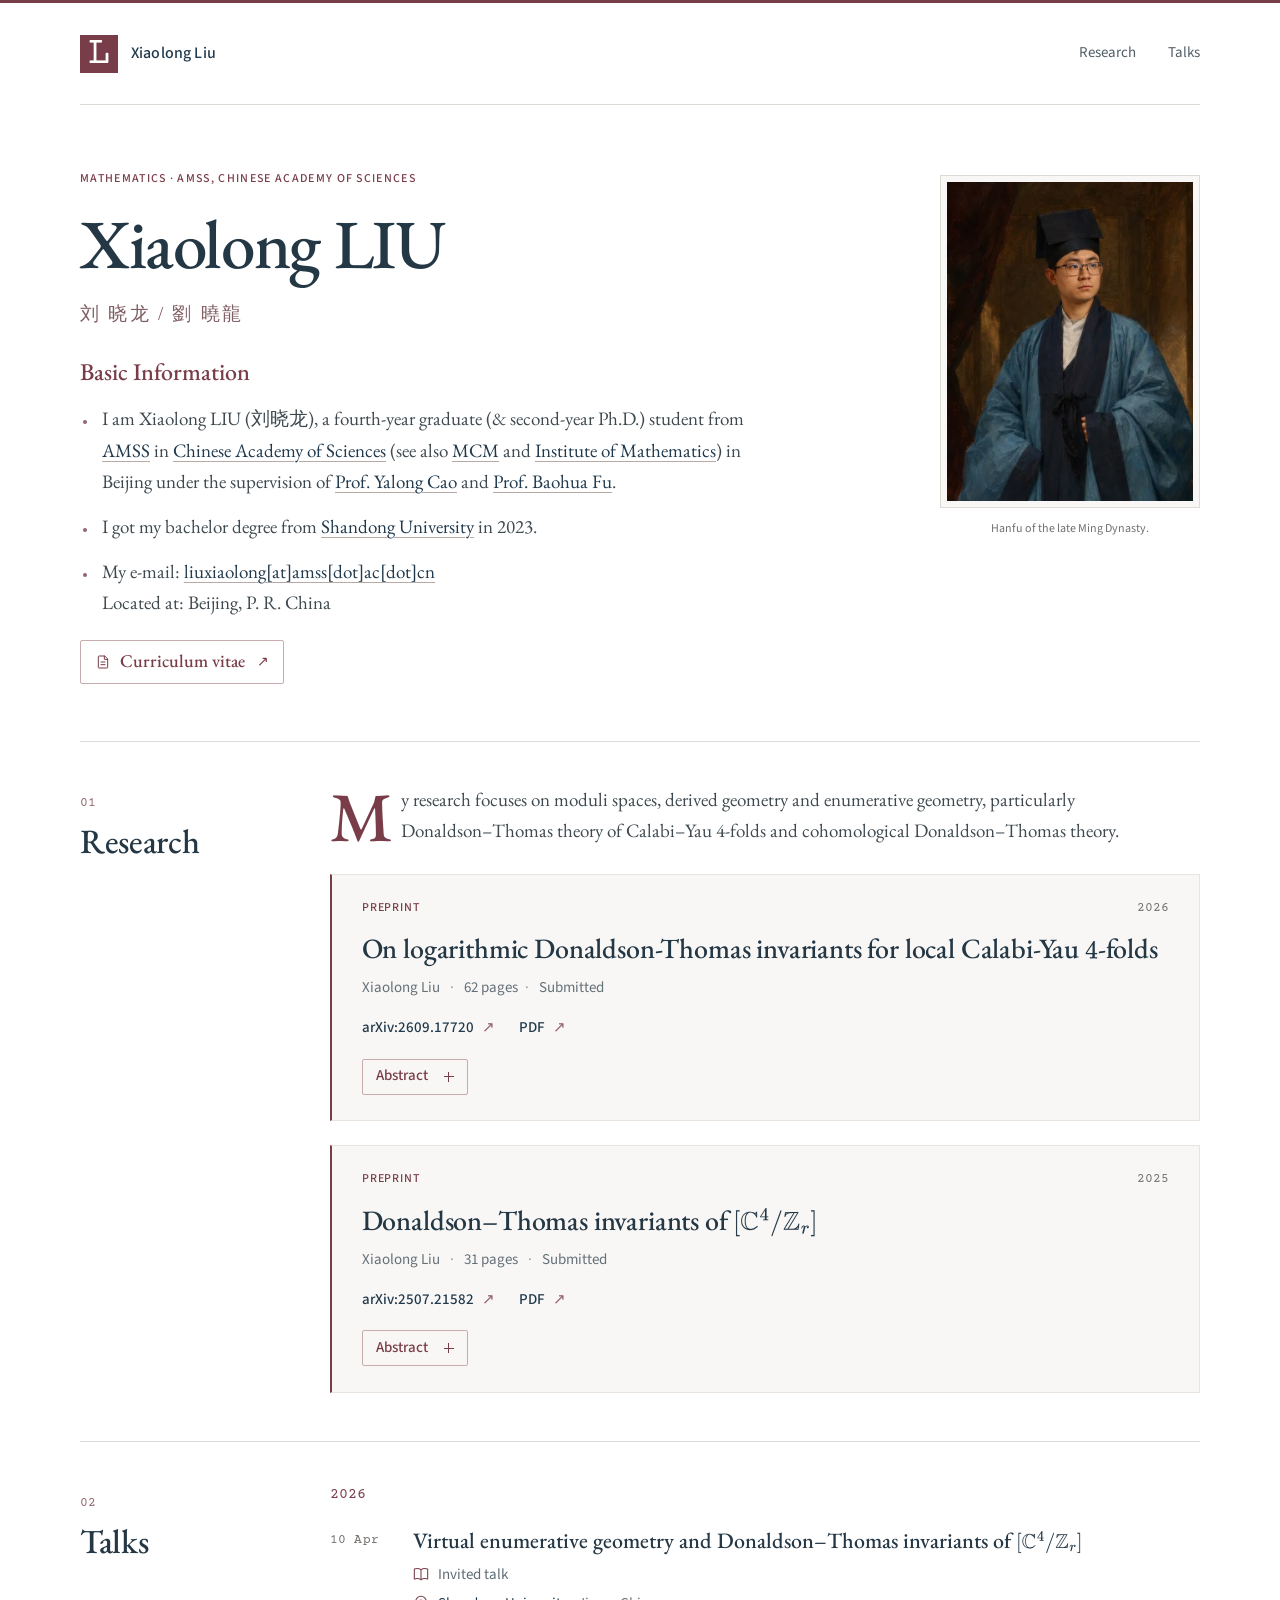
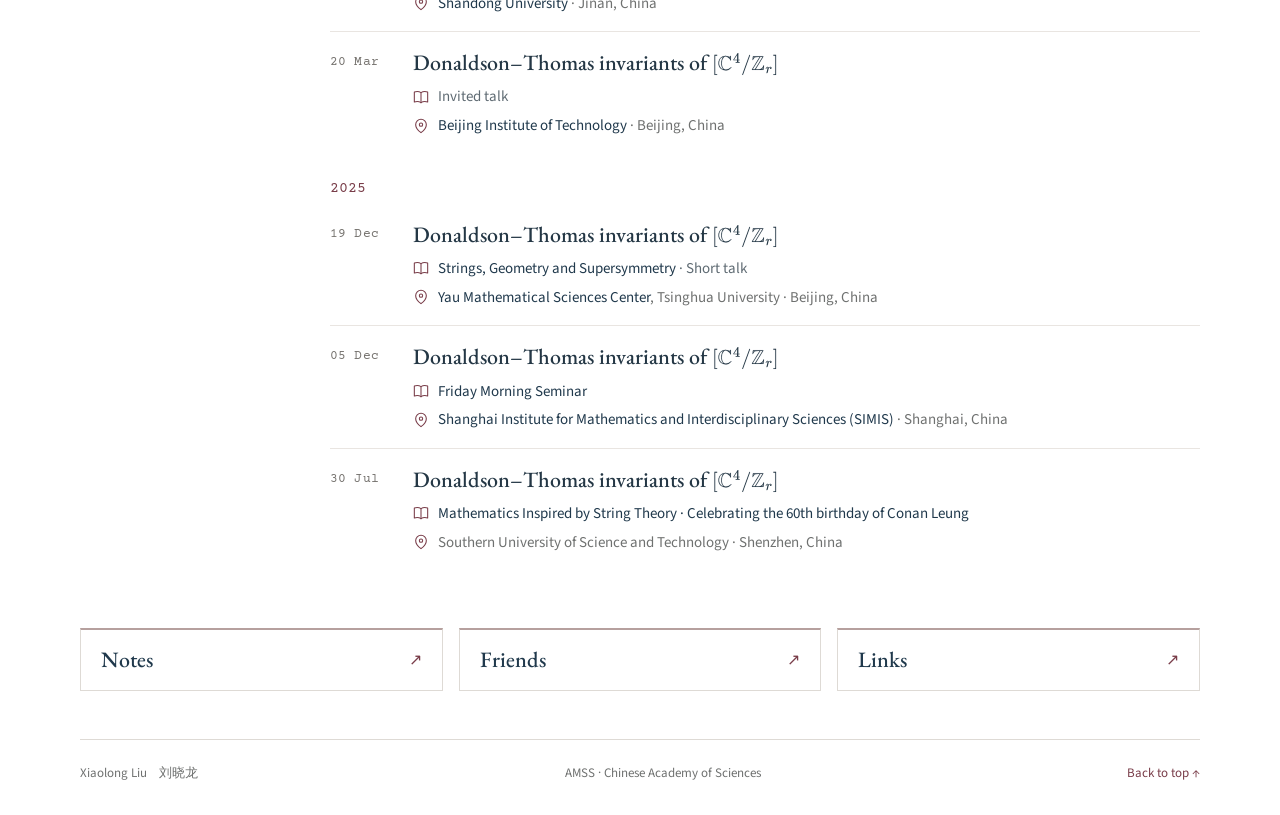
<file: index.html>
<!doctype html>
<html lang="en">
  <head>
    <meta charset="utf-8">
    <meta name="viewport" content="width=device-width, initial-scale=1">
    <title>Xiaolong Liu (刘晓龙) | Algebraic Geometry · AMSS</title>
    <meta name="description" content="Xiaolong Liu (刘晓龙), Ph.D. student in mathematics at AMSS, Chinese Academy of Sciences. Research in algebraic geometry, moduli spaces and Donaldson–Thomas theory.">
    <meta name="author" content="Xiaolong Liu">
    <meta name="robots" content="index, follow, max-snippet:-1">
    <meta name="theme-color" content="#793d49">
    <link rel="icon" type="image/svg+xml" href="assets/favicon.svg">
    <link rel="preload" href="assets/fonts/eb-garamond-latin.woff2" as="font" type="font/woff2" crossorigin>
    <link rel="stylesheet" href="assets/style.css">
    <meta property="og:type" content="profile">
    <meta property="og:title" content="Xiaolong Liu (刘晓龙) | Mathematics">
    <meta property="og:description" content="Algebraic geometry, moduli spaces and Donaldson–Thomas theory. Ph.D. student at AMSS, Chinese Academy of Sciences.">
    <meta property="og:locale" content="en_US">
    <script src="assets/mathjax-config.js" defer></script>
    <script src="assets/mathjax.js" defer></script>
  </head>

  <body>

    <!-- ===== 页眉：姓名标志与导航 ===== -->
    <a class="skip-link" href="#main">Skip to content</a>

    <header class="masthead wrap">
      <a class="brand" href="#main" aria-label="Xiaolong Liu, home">
        <span class="monogram" aria-hidden="true">L</span>
        <span>Xiaolong Liu</span>
      </a>
      <nav aria-label="Main navigation">
        <a href="#research">Research</a>
        <a href="#talks">Talks</a>
      </nav>
    </header>

    <main id="main" class="wrap">
      <!-- ===== 基本信息：修改下面的正文即可 ===== -->
      <section class="intro" aria-labelledby="name">
        <div class="intro-main">
          <p class="eyebrow">Mathematics · AMSS, Chinese Academy of Sciences</p>
          <h1 id="name">
            Xiaolong LIU
            <span lang="zh-Hans">刘 晓龙 / 劉 曉龍</span>
          </h1>

          <h2 class="basic-heading">Basic Information</h2>
          <div class="biography">
            <ul class="basic-list">
              <li>
                I am Xiaolong LIU (<span lang="zh-Hans">刘晓龙</span>),
                a fourth-year graduate (&amp; second-year Ph.D.) student from
                <a href="http://english.amss.cas.cn/">AMSS</a> in
                <a href="https://english.cas.cn/">Chinese Academy of Sciences</a>
                (see also <a href="http://www.mcm.ac.cn/">MCM</a> and
                <a href="http://www.math.ac.cn/">Institute of Mathematics</a>)
                in Beijing under the supervision of
                <a href="https://sites.google.com/site/yalongcaoshomepage/home">Prof. Yalong Cao</a>
                and <a href="http://www.math.ac.cn/people/fbh/">Prof. Baohua Fu</a>.
              </li>
              <li>
                I got my bachelor degree from
                <a href="https://www.en.sdu.edu.cn/">Shandong University</a> in 2023.
              </li>
              <li>
                My e-mail:
                <a href="mailto:liuxiaolong@amss.ac.cn">liuxiaolong[at]amss[dot]ac[dot]cn</a><br>
                Located at: Beijing, P. R. China
              </li>
            </ul>
          </div>
          <!-- CV：更换简历时，只需修改下面的 href 链接 -->
          <div class="profile-actions">
            <a
              class="cv-link"
              href="https://drive.google.com/file/d/1YJgGOvTqei8W9YBlSk36Aj-Fu6GzZJAK/view?usp=sharing"
              target="_blank"
              rel="noopener noreferrer"
              aria-label="Curriculum vitae (opens in a new tab)"
            >
              <svg class="cv-icon" viewBox="0 0 24 24" aria-hidden="true">
                <path d="M14 3H6a1 1 0 0 0-1 1v16a1 1 0 0 0 1 1h12a1 1 0 0 0 1-1V8Z"></path>
                <path d="M14 3v5h5M9 12h6M9 16h6"></path>
              </svg>
              <span>Curriculum vitae</span>
              <span class="cv-arrow" aria-hidden="true">↗</span>
            </a>
          </div>
        </div>

        <!-- 照片及说明 -->
        <figure class="portrait">
          <img
            src="assets/xiaolong-liu.jpg"
            alt="Xiaolong Liu wearing late Ming dynasty hanfu"
            width="590"
            height="765"
            fetchpriority="high"
          >
          <figcaption>Hanfu of the late Ming Dynasty.</figcaption>
        </figure>
      </section>

      <!-- ===== Research：每篇论文是一个独立的 article 区块 ===== -->
      <section id="research" class="section" aria-labelledby="research-title">
        <div class="section-label">
          <span class="section-number">01</span>
          <h2 id="research-title">Research</h2>
        </div>

        <div class="section-body">
          <p class="section-intro">
            My research focuses on moduli spaces, derived geometry and enumerative geometry,
            particularly Donaldson–Thomas theory of Calabi–Yau 4-folds and cohomological
            Donaldson–Thomas theory.
          </p>

          <!-- 论文 1：arXiv:2609.17720 -->
          <article class="paper">
            <div class="paper-meta">
              <span>Preprint</span>
              <span>2026</span>
            </div>

            <!-- 论文标题 -->
            <h3>On logarithmic Donaldson-Thomas invariants for local Calabi-Yau $4$-folds</h3>
            <p class="byline">Xiaolong Liu <span class="byline-separator">·</span> 62 pages<span class="byline-separator">·</span> Submitted</p>

            <!-- arXiv 和 PDF 地址 -->
            <div class="paper-actions">
              <a href="https://arxiv.org/abs/2609.17720">
                arXiv:2609.17720 <span aria-hidden="true">↗</span>
              </a>
              <a href="https://arxiv.org/pdf/2609.17720">
                PDF <span aria-hidden="true">↗</span>
              </a>
            </div>

            <!-- 摘要：支持 TeX 公式 -->
            <details class="abstract">
              <summary>
                <span class="abstract-closed">Abstract</span>
                <span class="abstract-open">Hide abstract</span>
                <span class="toggle-symbol" aria-hidden="true"></span>
              </summary>
              <div class="abstract-content">
                <p>
                  In this paper, we study logarithmic Donaldson-Thomas invariants for local log Calabi-Yau
                  $4$-folds with simple normal crossing divisors. Using the family version of shifted
                  Lagrangian classes announced by Khan-Kinjo-Park-Safronov, we construct relative and family
                  logarithmic $\mathsf{DT}_4$-theories for logarithmic Hilbert schemes of curves, and prove a
                  degeneration formula.
                </p>
                <p>
                  For logarithmic Hilbert schemes of points, we construct virtual classes and prove a
                  degeneration formula in Chow groups; in particular, it is independent of shifted Lagrangian
                  classes. Finally, combining our degeneration formula with logarithmic cobordism, we
                  explicitly compute the zero-dimensional logarithmic $\mathsf{DT}_4$-invariants for local
                  surface snc pairs.
                </p>
              </div>
            </details>

          </article>

          <!-- 论文 2：arXiv:2507.21582 -->
          <article class="paper">
            <div class="paper-meta">
              <span>Preprint</span>
              <span>2025</span>
            </div>

            <!-- 论文标题 -->
            <h3>Donaldson–Thomas invariants of \([\mathbb{C}^4/\mathbb{Z}_r]\)</h3>
            <p class="byline">Xiaolong Liu <span class="byline-separator">·</span> 31 pages <span class="byline-separator">·</span> Submitted</p>

            <!-- arXiv 和 PDF 地址 -->
            <div class="paper-actions">
              <a href="https://arxiv.org/abs/2507.21582">
                arXiv:2507.21582 <span aria-hidden="true">↗</span>
              </a>
              <a href="https://arxiv.org/pdf/2507.21582">
                PDF <span aria-hidden="true">↗</span>
              </a>
            </div>

            <!-- 摘要：支持 TeX 公式 -->
            <details class="abstract">
              <summary>
                <span class="abstract-closed">Abstract</span>
                <span class="abstract-open">Hide abstract</span>
                <span class="toggle-symbol" aria-hidden="true"></span>
              </summary>
              <div class="abstract-content">
                <p>
                  We compute the zero-dimensional Donaldson-Thomas invariants of the quotient stack
                  $[\mathbb{C}^4/\mathbb{Z}_r]$, confirming a conjecture of Cao-Kool-Monavari. Our main
                  theorem is established through an orbifold analogue of Cao-Zhao-Zhou's degeneration formula
                  combined with the zero-dimensional Donaldson-Thomas invariants for
                  $\widetilde{\mathbb C^2/\mathbb Z_r}\times\mathbb{C}^2$ and an explicit determination of
                  orientations of Hilbert schemes of points on $[\mathbb{C}^4/\mathbb{Z}_r]$.
                </p>
              </div>
            </details>

          </article>

        </div>
      </section>

      <!-- ===== Talks：按年份、日期倒序排列 ===== -->
      <!--
        新增报告：复制同一年中的整个 <li> ... </li> 区块，再修改：
        1. time 的 datetime（YYYY-MM-DD）和显示日期；
        2. h4 中的报告标题；
        3. talk-event 中的会议／研讨班名称及链接；
        4. talk-location 中的学校／研究所名称、城市和国家。
        图标无需修改。没有专门活动名称时，会议行填写 Invited talk。
      -->
      <section id="talks" class="section" aria-labelledby="talks-title">
        <div class="section-label">
          <span class="section-number">02</span>
          <h2 id="talks-title">Talks</h2>
        </div>

        <div class="section-body">
          <h3 class="year-heading">2026</h3>
          <ol class="talk-list">

            <!-- 报告：2026-04-10 -->
            <li>
              <!-- 第一行：日期和报告标题 -->
              <time datetime="2026-04-10">10 Apr</time>
              <div>
                <h4>Virtual enumerative geometry and Donaldson–Thomas invariants of \([\mathbb{C}^4/\mathbb{Z}_r]\)</h4>

                <!-- 第二行：会议／研讨班名称 -->
                <p class="talk-event">
                  <svg class="talk-icon" aria-hidden="true"><use href="#icon-book"></use></svg>
                  <span>
                    Invited talk
                  </span>
                </p>

                <!-- 第三行：学校／研究所 · 城市, 国家 -->
                <p class="talk-location">
                  <svg class="talk-icon" aria-hidden="true"><use href="#icon-location"></use></svg>
                  <span>
                    <a href="https://www.en.sdu.edu.cn/">Shandong University</a> · Jinan, China
                  </span>
                </p>
              </div>
            </li>

            <!-- 报告：2026-03-20 -->
            <li>
              <!-- 第一行：日期和报告标题 -->
              <time datetime="2026-03-20">20 Mar</time>
              <div>
                <h4>Donaldson–Thomas invariants of \([\mathbb{C}^4/\mathbb{Z}_r]\)</h4>

                <!-- 第二行：会议／研讨班名称 -->
                <p class="talk-event">
                  <svg class="talk-icon" aria-hidden="true"><use href="#icon-book"></use></svg>
                  <span>
                    Invited talk
                  </span>
                </p>

                <!-- 第三行：学校／研究所 · 城市, 国家 -->
                <p class="talk-location">
                  <svg class="talk-icon" aria-hidden="true"><use href="#icon-location"></use></svg>
                  <span>
                    <a href="https://www.bit.edu.cn/">Beijing Institute of Technology</a> · Beijing, China
                  </span>
                </p>
              </div>
            </li>
          </ol>

          <h3 class="year-heading">2025</h3>
          <ol class="talk-list">

            <!-- 报告：2025-12-19 -->
            <li>
              <!-- 第一行：日期和报告标题 -->
              <time datetime="2025-12-19">19 Dec</time>
              <div>
                <h4>Donaldson–Thomas invariants of \([\mathbb{C}^4/\mathbb{Z}_r]\)</h4>

                <!-- 第二行：会议／研讨班名称 -->
                <p class="talk-event">
                  <svg class="talk-icon" aria-hidden="true"><use href="#icon-book"></use></svg>
                  <span>
                    <a href="https://sites.google.com/view/stringsgeometrysusy2025/home">Strings, Geometry and
                    Supersymmetry</a> · Short talk
                  </span>
                </p>

                <!-- 第三行：学校／研究所 · 城市, 国家 -->
                <p class="talk-location">
                  <svg class="talk-icon" aria-hidden="true"><use href="#icon-location"></use></svg>
                  <span>
                     <a href="https://ymsc.tsinghua.edu.cn/en/">Yau Mathematical Sciences Center</a>, Tsinghua University · Beijing, China
                  </span>
                </p>
              </div>
            </li>

            <!-- 报告：2025-12-05 -->
            <li>
              <!-- 第一行：日期和报告标题 -->
              <time datetime="2025-12-05">05 Dec</time>
              <div>
                <h4>Donaldson–Thomas invariants of \([\mathbb{C}^4/\mathbb{Z}_r]\)</h4>

                <!-- 第二行：会议／研讨班名称 -->
                <p class="talk-event">
                  <svg class="talk-icon" aria-hidden="true"><use href="#icon-book"></use></svg>
                  <span>
                    <a href="https://www.math.columbia.edu/~okounkov/Friday.html">Friday Morning Seminar</a>
                  </span>
                </p>

                <!-- 第三行：学校／研究所 · 城市, 国家 -->
                <p class="talk-location">
                  <svg class="talk-icon" aria-hidden="true"><use href="#icon-location"></use></svg>
                  <span>
                    <a href="https://www.simis.cn/">Shanghai Institute for Mathematics and Interdisciplinary
                    Sciences (SIMIS)</a> · Shanghai, China
                  </span>
                </p>
              </div>
            </li>

            <!-- 报告：2025-07-30 -->
            <li>
              <!-- 第一行：日期和报告标题 -->
              <time datetime="2025-07-30">30 Jul</time>
              <div>
                <h4>Donaldson–Thomas invariants of \([\mathbb{C}^4/\mathbb{Z}_r]\)</h4>

                <!-- 第二行：会议／研讨班名称 -->
                <p class="talk-event">
                  <svg class="talk-icon" aria-hidden="true"><use href="#icon-book"></use></svg>
                  <span>
                    <a
                    href="https://sites.google.com/view/mist-shenzhen-2025/general-information?authuser=0">Mathematics
                    Inspired by String Theory · Celebrating the 60th birthday of Conan Leung</a>
                  </span>
                </p>

                <!-- 第三行：学校／研究所 · 城市, 国家 -->
                <p class="talk-location">
                  <svg class="talk-icon" aria-hidden="true"><use href="#icon-location"></use></svg>
                  <span>
                    Southern University of Science and Technology · Shenzhen, China
                  </span>
                </p>
              </div>
            </li>
          </ol>

        </div>
      </section>

      <!-- ===== 页底入口：独立页面 ===== -->
      <nav class="bottom-nav" aria-label="More pages">
        <a href="notes/">Notes<span aria-hidden="true">↗</span></a>
        <a href="friends/">Friends<span aria-hidden="true">↗</span></a>
        <a href="links/">Links<span aria-hidden="true">↗</span></a>
      </nav>
    </main>

    <footer class="footer wrap">
      <p>Xiaolong Liu <span lang="zh-Hans">刘晓龙</span></p>
      <p>AMSS · Chinese Academy of Sciences</p>
      <a href="#main">Back to top ↑</a>
    </footer>

    <!-- ===== 图标定义：书本、地图定位针，通常无需修改 ===== -->
    <svg class="icon-definitions" xmlns="http://www.w3.org/2000/svg" aria-hidden="true">
      <symbol id="icon-book" viewBox="0 0 24 24">
        <path d="M12 5.5C9 3.5 5.5 3.5 2 4.5v15c3.5-1 7-1 10 1 3-2 6.5-2 10-1v-15c-3.5-1-7-1-10 1Z"></path>
        <path d="M12 5.5v15"></path>
      </symbol>
      <symbol id="icon-location" viewBox="0 0 24 24">
        <path d="M20 10c0 6-8 12-8 12S4 16 4 10a8 8 0 1 1 16 0Z"></path>
        <circle cx="12" cy="10" r="2.5"></circle>
      </symbol>
    </svg>

    <!--
      ===== 搜索引擎信息 =====
      修改论文标题、日期或摘要后，请同步下面对应论文的字段。
      仅修改 Talks 时，无需修改这部分。
    -->
    <script type="application/ld+json">
      {
        "@context": "https://schema.org",
        "@graph": [
          {
            "@type": "ProfilePage",
            "@id": "#webpage",
            "name": "Xiaolong Liu (刘晓龙) | Mathematics",
            "inLanguage": "en",
            "mainEntity": {
              "@id": "#person"
            }
          },
          {
            "@type": "Person",
            "@id": "#person",
            "name": "Xiaolong Liu",
            "alternateName": [
              "刘晓龙",
              "劉曉龍"
            ],
            "jobTitle": "Ph.D. student in mathematics",
            "affiliation": {
              "@type": "Organization",
              "name": "Academy of Mathematics and Systems Science, Chinese Academy of Sciences",
              "url": "https://english.amss.cas.cn/"
            },
            "alumniOf": {
              "@type": "CollegeOrUniversity",
              "name": "Shandong University"
            },
            "sameAs": [
              "https://sites.google.com/view/xiaolongliu-math/homepage"
            ],
            "knowsAbout": [
              "Algebraic geometry",
              "Moduli spaces",
              "Derived geometry",
              "Enumerative geometry",
              "Donaldson–Thomas theory"
            ]
          },
          {
            "@type": "ScholarlyArticle",
            "@id": "https://arxiv.org/abs/2507.21582",
            "name": "Donaldson-Thomas invariants of [ℂ⁴/ℤᵣ]",
            "url": "https://arxiv.org/abs/2507.21582",
            "author": {
              "@id": "#person"
            },
            "datePublished": "2025-07-29",
            "dateModified": "2026-09-09",
            "version": "3",
            "pagination": "31 pages",
            "identifier": "arXiv:2507.21582",
            "abstract": "We compute the zero-dimensional Donaldson-Thomas invariants of the quotient stack $[\\mathbb{C}^4/\\mathbb{Z}_r]$, confirming a conjecture of Cao-Kool-Monavari. Our main theorem is established through an orbifold analogue of Cao-Zhao-Zhou's degeneration formula combined with the zero-dimensional Donaldson-Thomas invariants for $\\widetilde{\\mathbb C^2/\\mathbb Z_r}\\times\\mathbb{C}^2$ and an explicit determination of orientations of Hilbert schemes of points on $[\\mathbb{C}^4/\\mathbb{Z}_r]$."
          },
          {
            "@type": "ScholarlyArticle",
            "@id": "https://arxiv.org/abs/2609.17720",
            "name": "On logarithmic Donaldson-Thomas invariants for local Calabi-Yau 4-folds",
            "url": "https://arxiv.org/abs/2609.17720",
            "author": {
              "@id": "#person"
            },
            "datePublished": "2026-09-17",
            "version": "1",
            "pagination": "62 pages",
            "identifier": "arXiv:2609.17720",
            "abstract": "In this paper, we study logarithmic Donaldson-Thomas invariants for local log Calabi-Yau $4$-folds with simple normal crossing divisors. Using the family version of shifted Lagrangian classes announced by Khan-Kinjo-Park-Safronov, we construct relative and family logarithmic $\\mathsf{DT}_4$-theories for logarithmic Hilbert schemes of curves, and prove a degeneration formula.\n\nFor logarithmic Hilbert schemes of points, we construct virtual classes and prove a degeneration formula in Chow groups; in particular, it is independent of shifted Lagrangian classes. Finally, combining our degeneration formula with logarithmic cobordism, we explicitly compute the zero-dimensional logarithmic $\\mathsf{DT}_4$-invariants for local surface snc pairs."
          }
        ]
      }
    </script>
  </body>
</html>
</file>
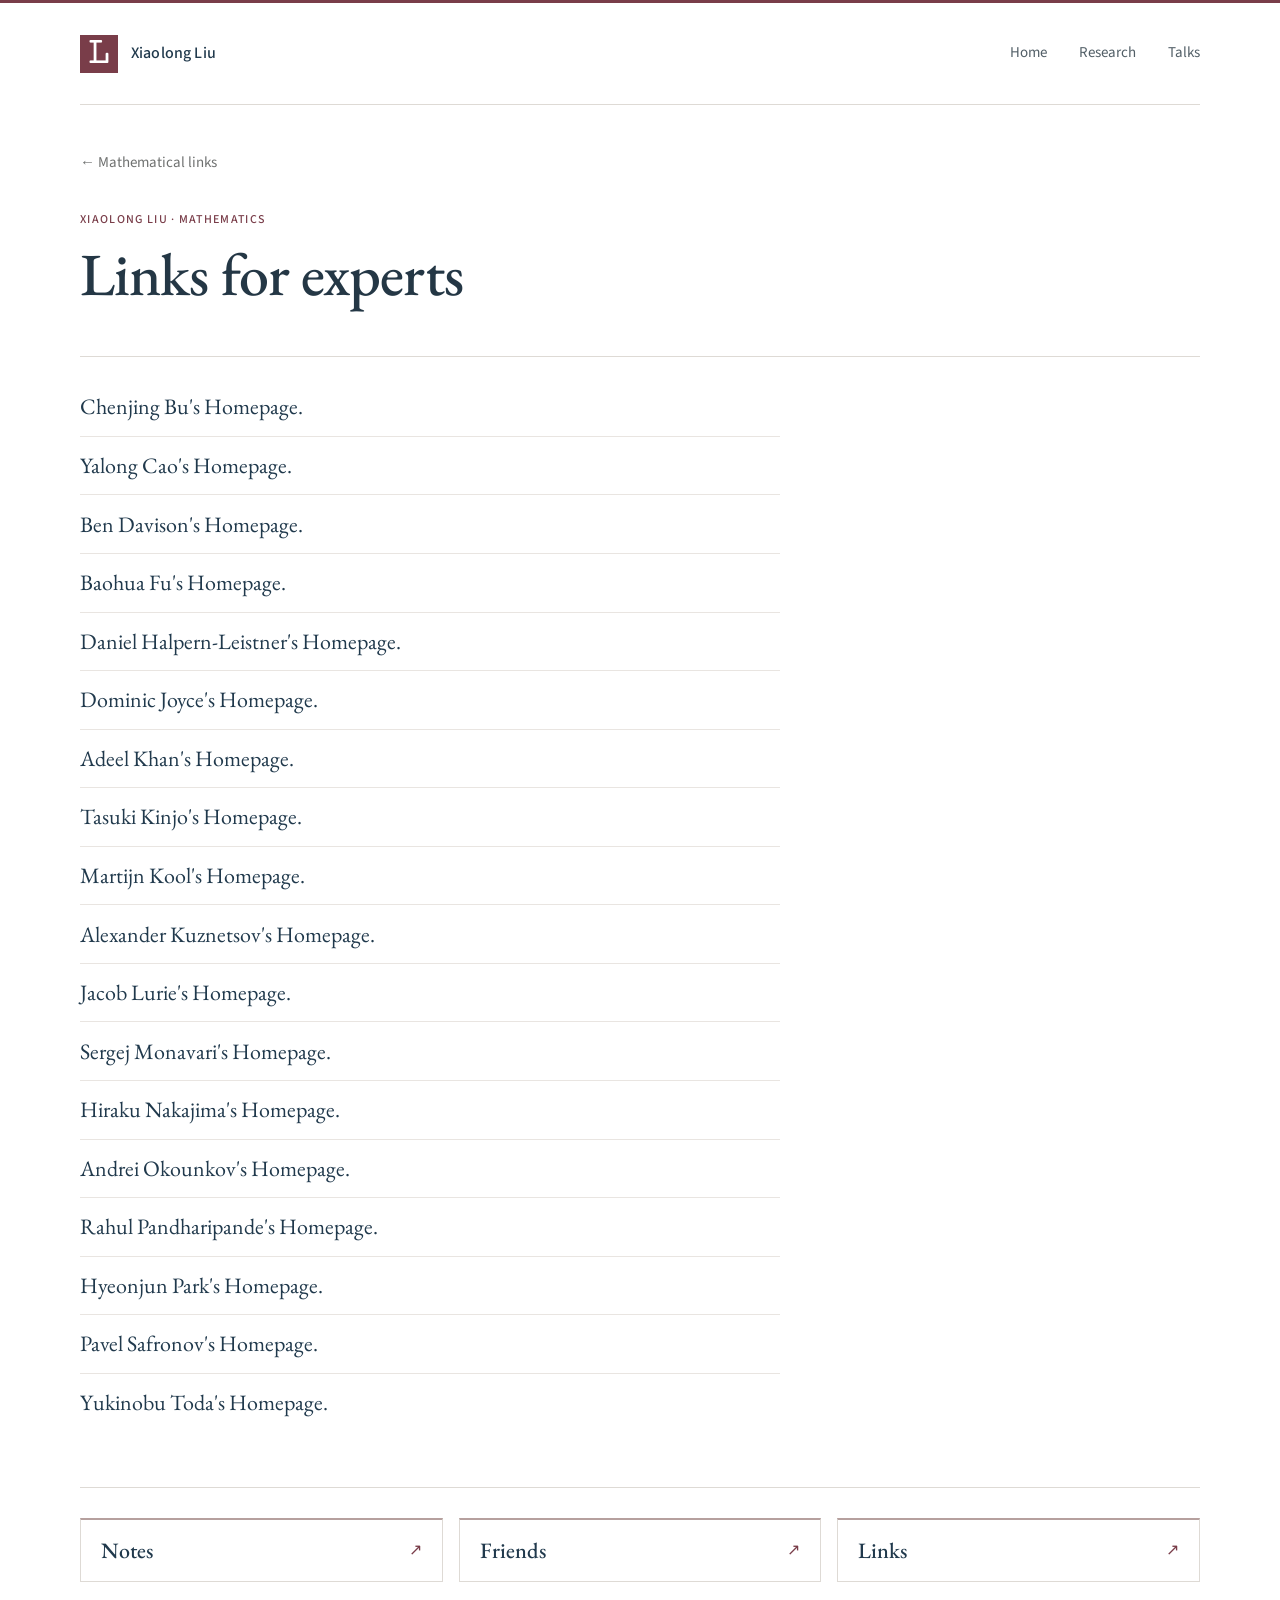
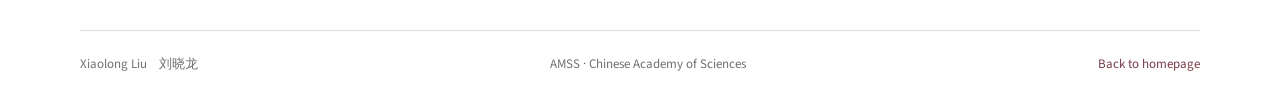
<file: experts/index.html>
<!doctype html>
<html lang="en">
<head>
<meta charset="utf-8">
<meta name="viewport" content="width=device-width, initial-scale=1">
<title>Links for experts | Xiaolong Liu</title>
<meta name="description" content="Links to mathematicians and research resources selected by Xiaolong Liu.">
<meta name="author" content="Xiaolong Liu">
<meta name="robots" content="index, follow, max-snippet:-1">
<meta name="theme-color" content="#793d49">
<link rel="icon" type="image/svg+xml" href="data:image/svg+xml,%3Csvg%20xmlns%3D%22http%3A%2F%2Fwww.w3.org%2F2000%2Fsvg%22%20viewBox%3D%220%200%2064%2064%22%3E%3Crect%20width%3D%2264%22%20height%3D%2264%22%20rx%3D%223%22%20fill%3D%22%23793d49%22%2F%3E%3Cpath%20fill%3D%22%23fff%22%20transform%3D%22translate%2813.11204718%2051.00000000%29%20scale%280.03201348%20-0.03201348%29%22%20d%3D%22M760%201119Q760%201082%20745.5%201066.5Q731%201051%20697%201051H455V136H950V465Q950%20500%20967.0%20515.0Q984%20530%201025%20530Q1066%20530%201083.0%20515.0Q1100%20500%201100%20465V68Q1100%2031%201085.5%2015.5Q1071%200%201037%200H143Q109%200%2094.5%2015.5Q80%2031%2080%2068Q80%20105%2094.5%20120.5Q109%20136%20143%20136H305V1051H143Q109%201051%2094.5%201066.5Q80%201082%2080%201119Q80%201156%2094.5%201171.5Q109%201187%20143%201187H697Q731%201187%20745.5%201171.5Q760%201156%20760%201119Z%22%2F%3E%3C%2Fsvg%3E%0A">
<link rel="preload" href="../assets/fonts/eb-garamond-latin.woff2" as="font" type="font/woff2" crossorigin>
<link rel="stylesheet" href="../assets/style.css">
<meta property="og:type" content="website">
<meta property="og:title" content="Links for experts | Xiaolong Liu">
<meta property="og:description" content="Links to mathematicians and research resources selected by Xiaolong Liu.">
<meta property="og:locale" content="en_US">
<script src="../assets/mathjax-config.js" defer></script>
<script src="../assets/mathjax.js" defer></script>

</head>
<body class="subpage"><a class="skip-link" href="#main">Skip to content</a><header class="masthead wrap">
<a class="brand" href="../" aria-label="Xiaolong Liu, home"><span class="monogram" aria-hidden="true">L</span><span>Xiaolong Liu</span></a>
<nav aria-label="Main navigation"><a href="../">Home</a><a href="../#research">Research</a><a href="../#talks">Talks</a></nav>
</header>
<main id="main" class="wrap"><section class="subpage-intro"><a class="back-link" href="../links/">← Mathematical links</a><p class="eyebrow">Xiaolong Liu · Mathematics</p><h1>Links for experts</h1></section><section class="subpage-content" aria-label="Links for experts"><ul class="link-list">
<li><a href="https://chenjing-bu.github.io/">Chenjing Bu&#x27;s Homepage.</a></li>
<li><a href="https://sites.google.com/site/yalongcaoshomepage/home">Yalong Cao&#x27;s Homepage.</a></li>
<li><a href="https://sites.google.com/site/bendavisonmath/research?authuser=0">Ben Davison&#x27;s Homepage.</a></li>
<li><a href="http://www.math.ac.cn/people/fbh/">Baohua Fu&#x27;s Homepage.</a></li>
<li><a href="https://danielhl.github.io/">Daniel Halpern-Leistner&#x27;s Homepage.</a></li>
<li><a href="https://people.maths.ox.ac.uk/joyce/">Dominic Joyce&#x27;s Homepage.</a></li>
<li><a href="https://www.preschema.com/">Adeel Khan&#x27;s Homepage.</a></li>
<li><a href="https://sites.google.com/view/tasuki-kinjo/home?authuser=0">Tasuki Kinjo&#x27;s Homepage.</a></li>
<li><a href="https://webspace.science.uu.nl/~kool0009/">Martijn Kool&#x27;s Homepage.</a></li>
<li><a href="https://homepage.mi-ras.ru/~akuznet/">Alexander Kuznetsov&#x27;s Homepage.</a></li>
<li><a href="https://www.math.ias.edu/~lurie/">Jacob Lurie&#x27;s Homepage.</a></li>
<li><a href="https://sites.google.com/view/sergej-monavari-math/home-page?authuser=0">Sergej Monavari&#x27;s Homepage.</a></li>
<li><a href="https://member.ipmu.jp/hiraku.nakajima/nakajima.html">Hiraku Nakajima&#x27;s Homepage.</a></li>
<li><a href="https://www.math.columbia.edu/~okounkov/">Andrei Okounkov&#x27;s Homepage.</a></li>
<li><a href="https://people.math.ethz.ch/~rahul/">Rahul Pandharipande&#x27;s Homepage.</a></li>
<li><a href="https://sites.google.com/view/hyeonjunpark/home?authuser=0">Hyeonjun Park&#x27;s Homepage.</a></li>
<li><a href="https://sites.google.com/site/psafronov/home?authuser=0">Pavel Safronov&#x27;s Homepage.</a></li>
<li><a href="https://www.u-tokyo.ac.jp/focus/en/people/people100396.html">Yukinobu Toda&#x27;s Homepage.</a></li>
</ul></section><nav class="bottom-nav" aria-label="More pages"><a href="../notes/">Notes<span aria-hidden="true">↗</span></a><a href="../friends/">Friends<span aria-hidden="true">↗</span></a><a href="../links/">Links<span aria-hidden="true">↗</span></a></nav></main><footer class="footer wrap"><p>Xiaolong Liu <span lang="zh-Hans">刘晓龙</span></p><p>AMSS · Chinese Academy of Sciences</p><a href="../">Back to homepage</a></footer></body></html>
</file>
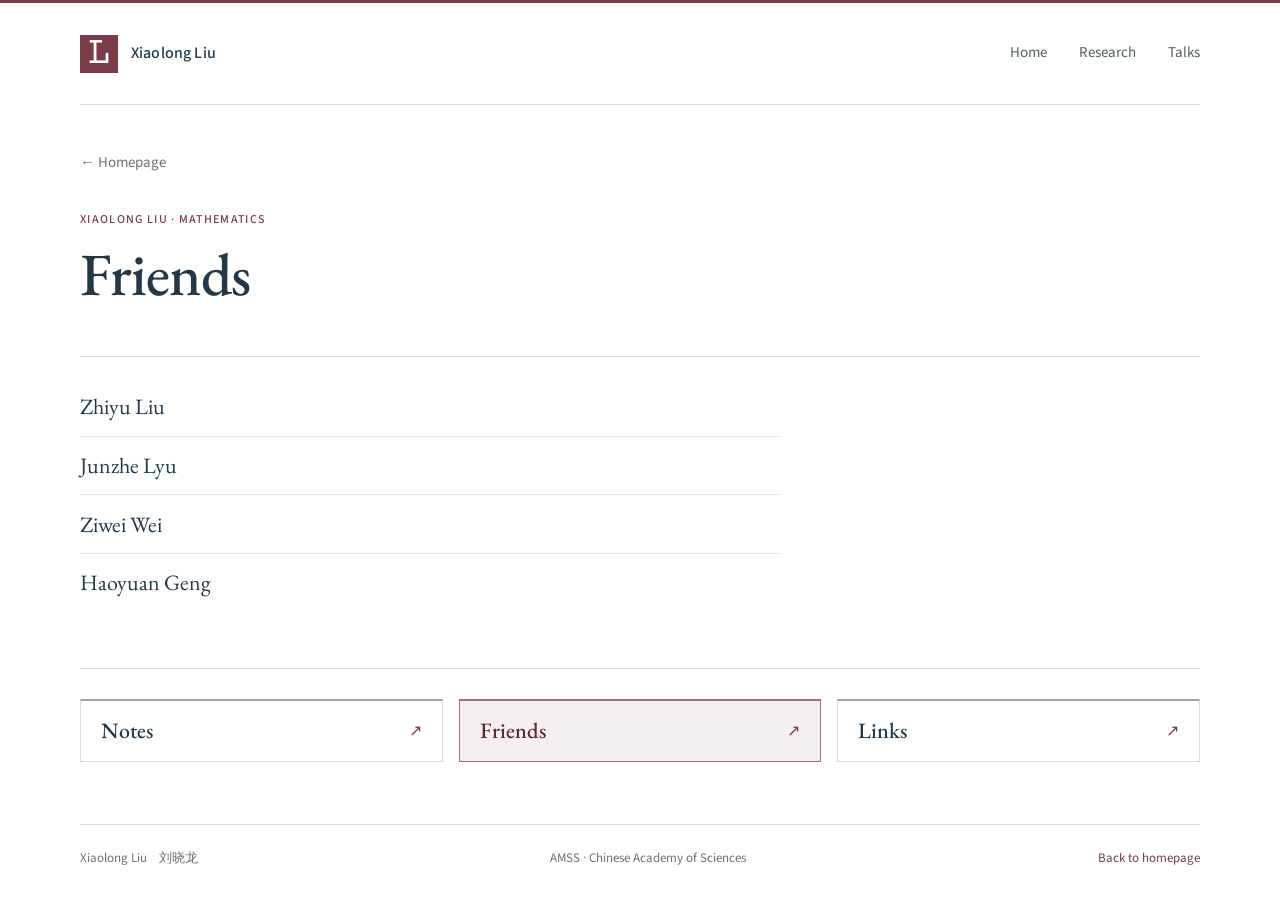
<file: friends/index.html>
<!doctype html>
<html lang="en">
<head>
<meta charset="utf-8">
<meta name="viewport" content="width=device-width, initial-scale=1">
<title>Friends | Xiaolong Liu</title>
<meta name="description" content="Friends and fellow mathematicians of Xiaolong Liu.">
<meta name="author" content="Xiaolong Liu">
<meta name="robots" content="index, follow, max-snippet:-1">
<meta name="theme-color" content="#793d49">
<link rel="icon" type="image/svg+xml" href="data:image/svg+xml,%3Csvg%20xmlns%3D%22http%3A%2F%2Fwww.w3.org%2F2000%2Fsvg%22%20viewBox%3D%220%200%2064%2064%22%3E%3Crect%20width%3D%2264%22%20height%3D%2264%22%20rx%3D%223%22%20fill%3D%22%23793d49%22%2F%3E%3Cpath%20fill%3D%22%23fff%22%20transform%3D%22translate%2813.11204718%2051.00000000%29%20scale%280.03201348%20-0.03201348%29%22%20d%3D%22M760%201119Q760%201082%20745.5%201066.5Q731%201051%20697%201051H455V136H950V465Q950%20500%20967.0%20515.0Q984%20530%201025%20530Q1066%20530%201083.0%20515.0Q1100%20500%201100%20465V68Q1100%2031%201085.5%2015.5Q1071%200%201037%200H143Q109%200%2094.5%2015.5Q80%2031%2080%2068Q80%20105%2094.5%20120.5Q109%20136%20143%20136H305V1051H143Q109%201051%2094.5%201066.5Q80%201082%2080%201119Q80%201156%2094.5%201171.5Q109%201187%20143%201187H697Q731%201187%20745.5%201171.5Q760%201156%20760%201119Z%22%2F%3E%3C%2Fsvg%3E%0A">
<link rel="preload" href="../assets/fonts/eb-garamond-latin.woff2" as="font" type="font/woff2" crossorigin>
<link rel="stylesheet" href="../assets/style.css">
<meta property="og:type" content="website">
<meta property="og:title" content="Friends | Xiaolong Liu">
<meta property="og:description" content="Friends and fellow mathematicians of Xiaolong Liu.">
<meta property="og:locale" content="en_US">
<script src="../assets/mathjax-config.js" defer></script>
<script src="../assets/mathjax.js" defer></script>

</head>
<body class="subpage"><a class="skip-link" href="#main">Skip to content</a><header class="masthead wrap">
<a class="brand" href="../" aria-label="Xiaolong Liu, home"><span class="monogram" aria-hidden="true">L</span><span>Xiaolong Liu</span></a>
<nav aria-label="Main navigation"><a href="../">Home</a><a href="../#research">Research</a><a href="../#talks">Talks</a></nav>
</header>
<main id="main" class="wrap"><section class="subpage-intro"><a class="back-link" href="../">← Homepage</a><p class="eyebrow">Xiaolong Liu · Mathematics</p><h1>Friends</h1></section><section class="subpage-content" aria-label="Friends"><ul class="link-list">
<li><a href="https://sites.google.com/view/zhiyuliu">Zhiyu Liu</a></li><li><a href="https://taiataiat.github.io/">Junzhe Lyu</a></li><li><a href="https://weiziwei-math.github.io/">Ziwei Wei</a></li><li><a href="https://nicolaskeng.github.io/">Haoyuan Geng</a></li>
</ul></section><nav class="bottom-nav" aria-label="More pages"><a href="../notes/">Notes<span aria-hidden="true">↗</span></a><a aria-current="page" href="../friends/">Friends<span aria-hidden="true">↗</span></a><a href="../links/">Links<span aria-hidden="true">↗</span></a></nav></main><footer class="footer wrap"><p>Xiaolong Liu <span lang="zh-Hans">刘晓龙</span></p><p>AMSS · Chinese Academy of Sciences</p><a href="../">Back to homepage</a></footer></body></html>
</file>
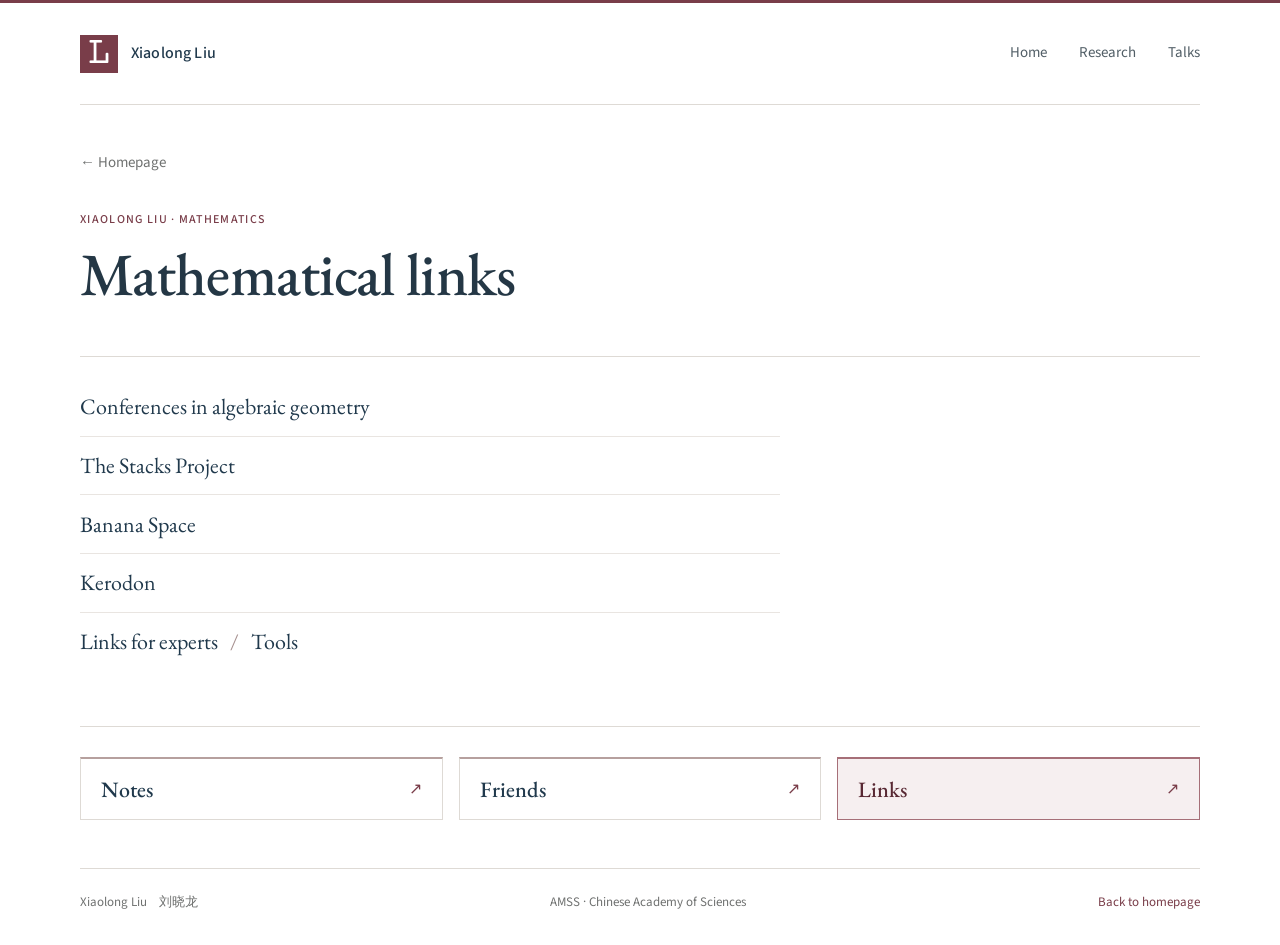
<file: links/index.html>
<!doctype html>
<html lang="en">
<head>
<meta charset="utf-8">
<meta name="viewport" content="width=device-width, initial-scale=1">
<title>Mathematical links | Xiaolong Liu</title>
<meta name="description" content="Mathematical resources, algebraic geometry conferences and reference works selected by Xiaolong Liu.">
<meta name="author" content="Xiaolong Liu">
<meta name="robots" content="index, follow, max-snippet:-1">
<meta name="theme-color" content="#793d49">
<link rel="icon" type="image/svg+xml" href="data:image/svg+xml,%3Csvg%20xmlns%3D%22http%3A%2F%2Fwww.w3.org%2F2000%2Fsvg%22%20viewBox%3D%220%200%2064%2064%22%3E%3Crect%20width%3D%2264%22%20height%3D%2264%22%20rx%3D%223%22%20fill%3D%22%23793d49%22%2F%3E%3Cpath%20fill%3D%22%23fff%22%20transform%3D%22translate%2813.11204718%2051.00000000%29%20scale%280.03201348%20-0.03201348%29%22%20d%3D%22M760%201119Q760%201082%20745.5%201066.5Q731%201051%20697%201051H455V136H950V465Q950%20500%20967.0%20515.0Q984%20530%201025%20530Q1066%20530%201083.0%20515.0Q1100%20500%201100%20465V68Q1100%2031%201085.5%2015.5Q1071%200%201037%200H143Q109%200%2094.5%2015.5Q80%2031%2080%2068Q80%20105%2094.5%20120.5Q109%20136%20143%20136H305V1051H143Q109%201051%2094.5%201066.5Q80%201082%2080%201119Q80%201156%2094.5%201171.5Q109%201187%20143%201187H697Q731%201187%20745.5%201171.5Q760%201156%20760%201119Z%22%2F%3E%3C%2Fsvg%3E%0A">
<link rel="preload" href="../assets/fonts/eb-garamond-latin.woff2" as="font" type="font/woff2" crossorigin>
<link rel="stylesheet" href="../assets/style.css">
<meta property="og:type" content="website">
<meta property="og:title" content="Mathematical links | Xiaolong Liu">
<meta property="og:description" content="Mathematical resources, algebraic geometry conferences and reference works selected by Xiaolong Liu.">
<meta property="og:locale" content="en_US">
<script src="../assets/mathjax-config.js" defer></script>
<script src="../assets/mathjax.js" defer></script>

</head>
<body class="subpage"><a class="skip-link" href="#main">Skip to content</a><header class="masthead wrap">
<a class="brand" href="../" aria-label="Xiaolong Liu, home"><span class="monogram" aria-hidden="true">L</span><span>Xiaolong Liu</span></a>
<nav aria-label="Main navigation"><a href="../">Home</a><a href="../#research">Research</a><a href="../#talks">Talks</a></nav>
</header>
<main id="main" class="wrap"><section class="subpage-intro"><a class="back-link" href="../">← Homepage</a><p class="eyebrow">Xiaolong Liu · Mathematics</p><h1>Mathematical links</h1></section><section class="subpage-content" aria-label="Mathematical links"><ul class="link-list">
<li><a href="https://math.stanford.edu/~vakil/conferences.html">Conferences in algebraic geometry</a></li>
<li><a href="https://stacks.math.columbia.edu/">The Stacks Project</a></li>
<li><a href="https://www.bananaspace.org/">Banana Space</a></li>
<li><a href="https://kerodon.net/">Kerodon</a></li>
<li><a href="https://sites.google.com/view/xiaolongliu-math/experts">Links for experts</a> <span class="link-divider">/</span> <a href="https://sites.google.com/view/xiaolongliu-math/tools">Tools</a></li>
</ul></section><nav class="bottom-nav" aria-label="More pages"><a href="../notes/">Notes<span aria-hidden="true">↗</span></a><a href="../friends/">Friends<span aria-hidden="true">↗</span></a><a aria-current="page" href="../links/">Links<span aria-hidden="true">↗</span></a></nav></main><footer class="footer wrap"><p>Xiaolong Liu <span lang="zh-Hans">刘晓龙</span></p><p>AMSS · Chinese Academy of Sciences</p><a href="../">Back to homepage</a></footer></body></html>
</file>
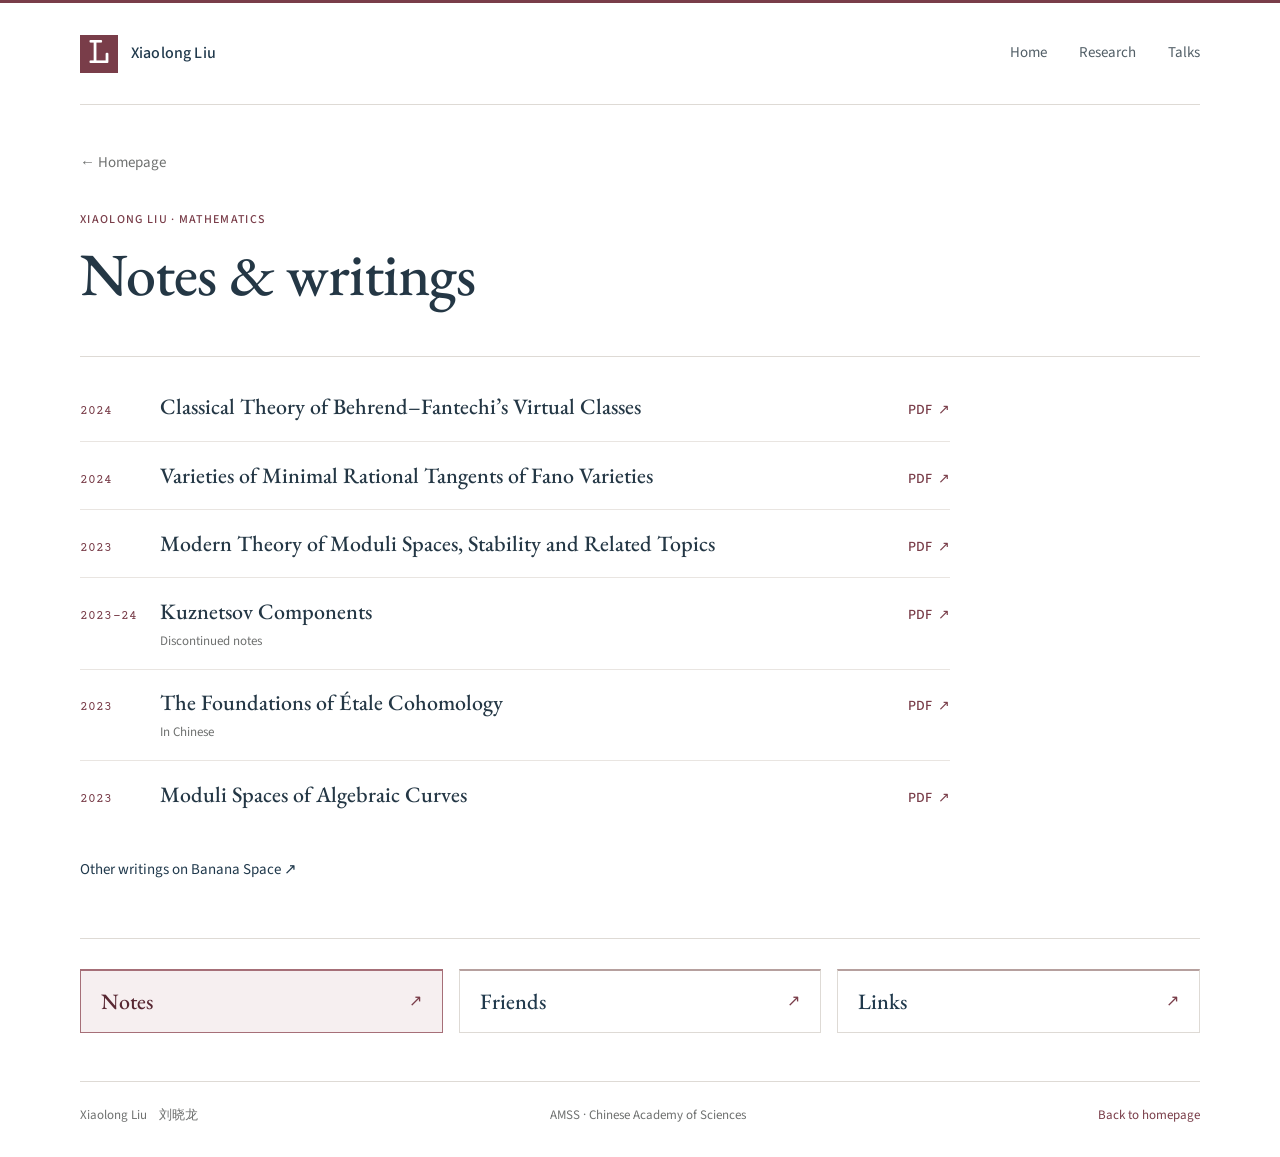
<file: notes/index.html>
<!doctype html>
<html lang="en">
<head>
<meta charset="utf-8">
<meta name="viewport" content="width=device-width, initial-scale=1">
<title>Notes &amp; writings | Xiaolong Liu</title>
<meta name="description" content="Mathematical notes by Xiaolong Liu on virtual classes, moduli spaces, étale cohomology and related topics.">
<meta name="author" content="Xiaolong Liu">
<meta name="robots" content="index, follow, max-snippet:-1">
<meta name="theme-color" content="#793d49">
<link rel="icon" type="image/svg+xml" href="data:image/svg+xml,%3Csvg%20xmlns%3D%22http%3A%2F%2Fwww.w3.org%2F2000%2Fsvg%22%20viewBox%3D%220%200%2064%2064%22%3E%3Crect%20width%3D%2264%22%20height%3D%2264%22%20rx%3D%223%22%20fill%3D%22%23793d49%22%2F%3E%3Cpath%20fill%3D%22%23fff%22%20transform%3D%22translate%2813.11204718%2051.00000000%29%20scale%280.03201348%20-0.03201348%29%22%20d%3D%22M760%201119Q760%201082%20745.5%201066.5Q731%201051%20697%201051H455V136H950V465Q950%20500%20967.0%20515.0Q984%20530%201025%20530Q1066%20530%201083.0%20515.0Q1100%20500%201100%20465V68Q1100%2031%201085.5%2015.5Q1071%200%201037%200H143Q109%200%2094.5%2015.5Q80%2031%2080%2068Q80%20105%2094.5%20120.5Q109%20136%20143%20136H305V1051H143Q109%201051%2094.5%201066.5Q80%201082%2080%201119Q80%201156%2094.5%201171.5Q109%201187%20143%201187H697Q731%201187%20745.5%201171.5Q760%201156%20760%201119Z%22%2F%3E%3C%2Fsvg%3E%0A">
<link rel="preload" href="../assets/fonts/eb-garamond-latin.woff2" as="font" type="font/woff2" crossorigin>
<link rel="stylesheet" href="../assets/style.css">
<meta property="og:type" content="website">
<meta property="og:title" content="Notes &amp; writings | Xiaolong Liu">
<meta property="og:description" content="Mathematical notes by Xiaolong Liu on virtual classes, moduli spaces, étale cohomology and related topics.">
<meta property="og:locale" content="en_US">
<script src="../assets/mathjax-config.js" defer></script>
<script src="../assets/mathjax.js" defer></script>

</head>
<body class="subpage"><a class="skip-link" href="#main">Skip to content</a><header class="masthead wrap">
<a class="brand" href="../" aria-label="Xiaolong Liu, home"><span class="monogram" aria-hidden="true">L</span><span>Xiaolong Liu</span></a>
<nav aria-label="Main navigation"><a href="../">Home</a><a href="../#research">Research</a><a href="../#talks">Talks</a></nav>
</header>
<main id="main" class="wrap"><section class="subpage-intro"><a class="back-link" href="../">← Homepage</a><p class="eyebrow">Xiaolong Liu · Mathematics</p><h1>Notes &amp; writings</h1></section><section class="subpage-content" aria-label="Notes &amp; writings">
<ul class="notes-list">
<li><span class="note-year">2024</span><div><h3>Classical Theory of Behrend–Fantechi’s Virtual Classes</h3></div><a aria-label="PDF: Classical Theory of Behrend–Fantechi’s Virtual Classes" href="https://drive.google.com/file/d/1VOSWVMUEVMLOAqt1oN5zMhcRfXg2NN8S/view?usp=sharing">PDF <span aria-hidden="true">↗</span></a></li>
<li><span class="note-year">2024</span><div><h3>Varieties of Minimal Rational Tangents of Fano Varieties</h3></div><a aria-label="PDF: Varieties of Minimal Rational Tangents of Fano Varieties" href="https://drive.google.com/file/d/1wNCKK4vQcscmbP46kPaOlfX5Qj3IIcg_/view?usp=sharing">PDF <span aria-hidden="true">↗</span></a></li>
<li><span class="note-year">2023</span><div><h3>Modern Theory of Moduli Spaces, Stability and Related Topics</h3></div><a aria-label="PDF: Modern Theory of Moduli Spaces, Stability and Related Topics" href="https://drive.google.com/file/d/1p5CjNfJUqoiElEOePtkfK1T5wa5xaoOs/view">PDF <span aria-hidden="true">↗</span></a></li>
<li><span class="note-year">2023–24</span><div><h3>Kuznetsov Components</h3><p>Discontinued notes</p></div><a aria-label="PDF: Kuznetsov Components" href="https://drive.google.com/file/d/1uADMJVfgxb4QZfbUIFtEuMvMUaW6m_-l/view?usp=sharing">PDF <span aria-hidden="true">↗</span></a></li>
<li><span class="note-year">2023</span><div><h3>The Foundations of Étale Cohomology</h3><p>In Chinese</p></div><a aria-label="PDF: The Foundations of Étale Cohomology" href="https://drive.google.com/file/d/14YPPVcNWBUpusBKcxNfIkBPhs9OrMTS4/view?usp=sharing">PDF <span aria-hidden="true">↗</span></a></li>
<li><span class="note-year">2023</span><div><h3>Moduli Spaces of Algebraic Curves</h3></div><a aria-label="PDF: Moduli Spaces of Algebraic Curves" href="https://drive.google.com/file/d/1926yeK6wk4ZrvvWvIBt9s0x3KsizUSDm/view?usp=sharing">PDF <span aria-hidden="true">↗</span></a></li>
</ul>
<p class="other-writing"><a href="https://www.bananaspace.org/wiki/%E7%94%A8%E6%88%B7%3A15834015310">Other writings on Banana Space <span aria-hidden="true">↗</span></a></p>
</section><nav class="bottom-nav" aria-label="More pages"><a aria-current="page" href="../notes/">Notes<span aria-hidden="true">↗</span></a><a href="../friends/">Friends<span aria-hidden="true">↗</span></a><a href="../links/">Links<span aria-hidden="true">↗</span></a></nav></main><footer class="footer wrap"><p>Xiaolong Liu <span lang="zh-Hans">刘晓龙</span></p><p>AMSS · Chinese Academy of Sciences</p><a href="../">Back to homepage</a></footer></body></html>
</file>
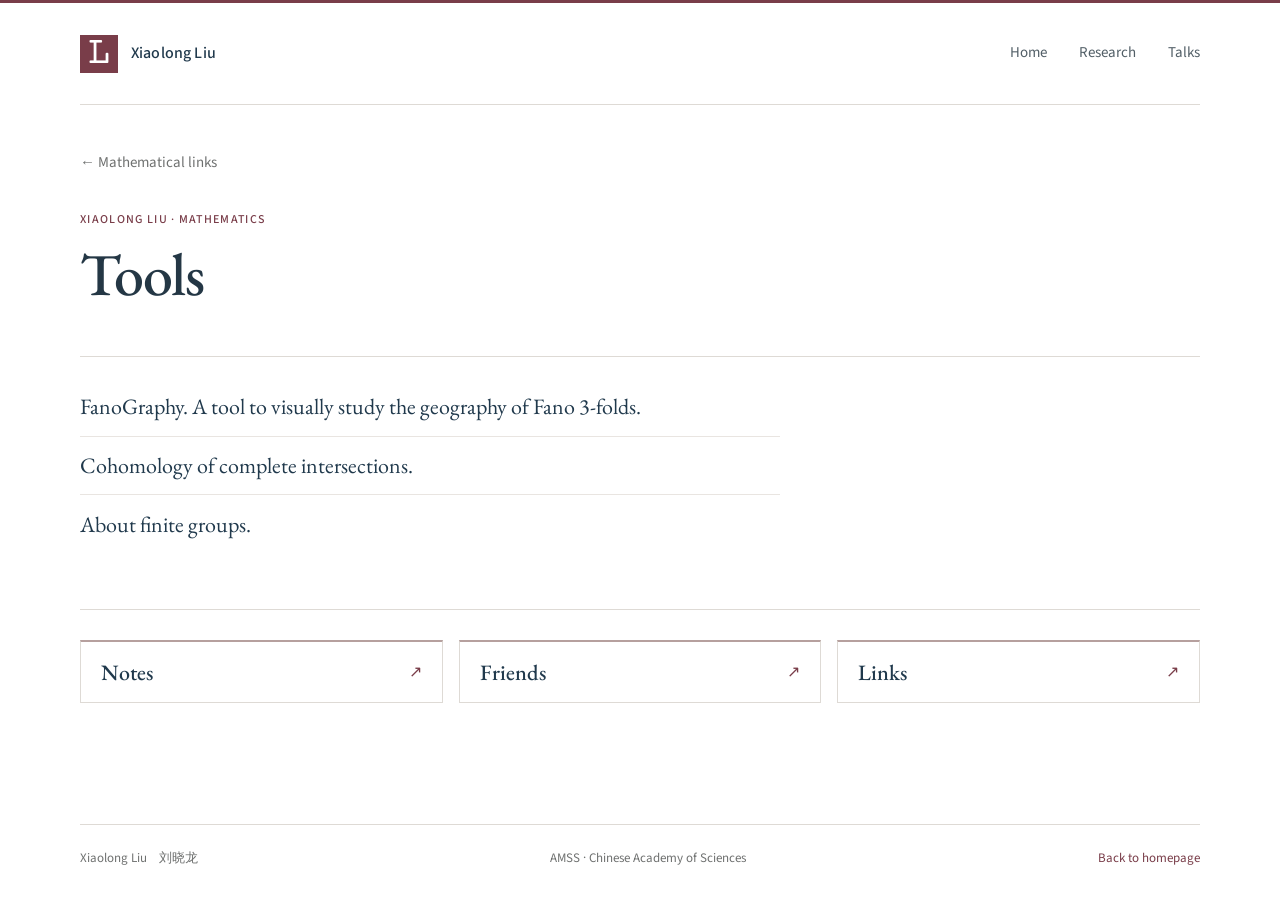
<file: tools/index.html>
<!doctype html>
<html lang="en">
<head>
<meta charset="utf-8">
<meta name="viewport" content="width=device-width, initial-scale=1">
<title>Tools | Xiaolong Liu</title>
<meta name="description" content="Mathematical and writing tools selected by Xiaolong Liu.">
<meta name="author" content="Xiaolong Liu">
<meta name="robots" content="index, follow, max-snippet:-1">
<meta name="theme-color" content="#793d49">
<link rel="icon" type="image/svg+xml" href="data:image/svg+xml,%3Csvg%20xmlns%3D%22http%3A%2F%2Fwww.w3.org%2F2000%2Fsvg%22%20viewBox%3D%220%200%2064%2064%22%3E%3Crect%20width%3D%2264%22%20height%3D%2264%22%20rx%3D%223%22%20fill%3D%22%23793d49%22%2F%3E%3Cpath%20fill%3D%22%23fff%22%20transform%3D%22translate%2813.11204718%2051.00000000%29%20scale%280.03201348%20-0.03201348%29%22%20d%3D%22M760%201119Q760%201082%20745.5%201066.5Q731%201051%20697%201051H455V136H950V465Q950%20500%20967.0%20515.0Q984%20530%201025%20530Q1066%20530%201083.0%20515.0Q1100%20500%201100%20465V68Q1100%2031%201085.5%2015.5Q1071%200%201037%200H143Q109%200%2094.5%2015.5Q80%2031%2080%2068Q80%20105%2094.5%20120.5Q109%20136%20143%20136H305V1051H143Q109%201051%2094.5%201066.5Q80%201082%2080%201119Q80%201156%2094.5%201171.5Q109%201187%20143%201187H697Q731%201187%20745.5%201171.5Q760%201156%20760%201119Z%22%2F%3E%3C%2Fsvg%3E%0A">
<link rel="preload" href="../assets/fonts/eb-garamond-latin.woff2" as="font" type="font/woff2" crossorigin>
<link rel="stylesheet" href="../assets/style.css">
<meta property="og:type" content="website">
<meta property="og:title" content="Tools | Xiaolong Liu">
<meta property="og:description" content="Mathematical and writing tools selected by Xiaolong Liu.">
<meta property="og:locale" content="en_US">
<script src="../assets/mathjax-config.js" defer></script>
<script src="../assets/mathjax.js" defer></script>

</head>
<body class="subpage"><a class="skip-link" href="#main">Skip to content</a><header class="masthead wrap">
<a class="brand" href="../" aria-label="Xiaolong Liu, home"><span class="monogram" aria-hidden="true">L</span><span>Xiaolong Liu</span></a>
<nav aria-label="Main navigation"><a href="../">Home</a><a href="../#research">Research</a><a href="../#talks">Talks</a></nav>
</header>
<main id="main" class="wrap"><section class="subpage-intro"><a class="back-link" href="../links/">← Mathematical links</a><p class="eyebrow">Xiaolong Liu · Mathematics</p><h1>Tools</h1></section><section class="subpage-content" aria-label="Tools"><ul class="link-list">
<li><a href="https://www.fanography.info/">FanoGraphy. A tool to visually study the geography of Fano 3-folds.</a></li>
<li><a href="https://pbelmans.ncag.info/cohomology-tables/">Cohomology of complete intersections.</a></li>
<li><a href="https://people.maths.bris.ac.uk/~matyd/GroupNames/">About finite groups.</a></li>
</ul></section><nav class="bottom-nav" aria-label="More pages"><a href="../notes/">Notes<span aria-hidden="true">↗</span></a><a href="../friends/">Friends<span aria-hidden="true">↗</span></a><a href="../links/">Links<span aria-hidden="true">↗</span></a></nav></main><footer class="footer wrap"><p>Xiaolong Liu <span lang="zh-Hans">刘晓龙</span></p><p>AMSS · Chinese Academy of Sciences</p><a href="../">Back to homepage</a></footer></body></html>
</file>
<file: assets/style.css>
@font-face {
  font-family: 'Courier Prime';
  font-style: normal;
  font-weight: 400;
  font-display: swap;
  src: url('fonts/courier-prime-latin.woff2') format('woff2');
}

/* Locally hosted, open-source typefaces. */
@font-face {
  font-family: 'EB Garamond';
  font-style: normal;
  font-weight: 400 600;
  font-display: swap;
  src: url('fonts/eb-garamond-latin.woff2') format('woff2');
}

@font-face {
  font-family: 'EB Garamond';
  font-style: normal;
  font-weight: 400 600;
  font-display: swap;
  src: url('fonts/eb-garamond-latin-ext.woff2') format('woff2');
  unicode-range: U+0100-02BA,U+02BD-02C5,U+02C7-02CC,U+02CE-02D7,U+02DD-02FF,U+0304,U+0308,U+0329,U+1D00-1DBF,U+1E00-1E9F,U+1EF2-1EFF,U+2020,U+20A0-20AB,U+20AD-20C0,U+2113,U+2C60-2C7F,U+A720-A7FF;
}

@font-face {
  font-family: 'Source Sans 3';
  font-style: normal;
  font-weight: 400 600;
  font-display: swap;
  src: url('fonts/source-sans-3-latin.woff2') format('woff2');
}

@font-face {
  font-family: 'Source Sans 3';
  font-style: normal;
  font-weight: 400 600;
  font-display: swap;
  src: url('fonts/source-sans-3-latin-ext.woff2') format('woff2');
  unicode-range: U+0100-02BA,U+02BD-02C5,U+02C7-02CC,U+02CE-02D7,U+02DD-02FF,U+0304,U+0308,U+0329,U+1D00-1DBF,U+1E00-1E9F,U+1EF2-1EFF,U+2020,U+20A0-20AB,U+20AD-20C0,U+2113,U+2C60-2C7F,U+A720-A7FF;
}

:root {
  --ink: #243745;
  --navy: #20394c;
  --body: #3e494f;
  --muted: #6f7170;
  --accent: #793d49;
  --accent-hover: #582833;
  --rule: #dedad5;
  --paper: #fff;
  --tint: #f8f7f5;
  --accent-tint: #f6eff0;
  --serif: 'EB Garamond','Songti SC',Georgia,'Times New Roman',serif;
  --mono: 'Courier Prime','Courier New',monospace;
  --sans: 'Source Sans 3',-apple-system,BlinkMacSystemFont,'Segoe UI',Arial,sans-serif;
}

* {
  box-sizing: border-box;
}

html {
  scroll-behavior: smooth;
  scroll-padding-top: 2rem;
}

body {
  margin: 0;
  border-top: 3px solid var(--accent);
  background: var(--paper);
  color: var(--body);
  font: 1.1875rem/1.65 var(--serif);
  -webkit-font-smoothing: antialiased;
}

a {
  color: var(--navy);
  text-decoration-color: #b7aaa6;
  text-decoration-thickness: 1px;
  text-underline-offset: 4px;
  transition: color .18s,background-color .18s,border-color .18s;
}

a:hover {
  color: var(--accent);
  text-decoration-color: currentColor;
}

a:focus-visible,summary:focus-visible {
  outline: 2px solid var(--accent);
  outline-offset: 5px;
}

::selection {
  background: #eadade;
  color: #45212c;
}

.wrap {
  width: min(1120px,calc(100% - 96px));
  margin-inline: auto;
}

.skip-link {
  position: absolute;
  top: -80px;
  left: 16px;
  background: white;
  padding: 10px;
  z-index: 10;
}

.skip-link:focus {
  top: 10px;
}

.masthead {
  display: flex;
  justify-content: space-between;
  align-items: center;
  gap: 2rem;
  min-height: 6.4rem;
  border-bottom: 1px solid var(--rule);
}

.brand {
  display: flex;
  gap: 13px;
  align-items: center;
  text-decoration: none;
  font: 500 1rem/1.4 var(--sans);
  letter-spacing: .01em;
}

.monogram {
  display: grid;
  place-items: center;
  width: 38px;
  height: 38px;
  background: var(--accent);
  color: white;
  border: 1px solid var(--accent);
  font: 400 2.4rem/1 var(--mono);
  letter-spacing: 0;
}

nav {
  display: flex;
  gap: 2rem;
}

nav a {
  font: 400 .9375rem/1.5 var(--sans);
  text-decoration: none;
  color: #515e66;
}

nav a:hover {
  text-decoration: underline;
}

.intro {
  display: grid;
  grid-template-columns: minmax(0,1fr) 260px;
  gap: 66px;
  padding: 4rem 0 3.6rem;
}

.eyebrow {
  font: 500 .75rem/1.7 var(--sans);
  letter-spacing: .11em;
  text-transform: uppercase;
  margin: 0 0 1.1rem;
  color: var(--accent);
}

h1 {
  font: 500 clamp(3rem,5.4vw,4.6rem)/1.08 var(--serif);
  letter-spacing: -.02em;
  margin: 0 0 .875rem;
  color: var(--ink);
}

.intro h1 span {
  display: block;
  font: 400 1.1875rem/1.5 'Songti SC','SimSun',serif;
  letter-spacing: .12em;
  color: #7f5d62;
  margin: 1.15rem 0 0;
}

.basic-heading {
  font: 500 1.5rem/1.4 var(--serif);
  color: var(--accent);
  margin: 1.65rem 0 .9rem;
}

.biography {
  max-width: 670px;
  color: var(--body);
}

.basic-list {
  padding: 0 0 17px 17px;
  margin: 0;
  list-style: disc;
}

.basic-list li {
  padding-left: 5px;
  margin: 0 0 .85rem;
}

.basic-list li::marker {
  font-size: .6em;
  color: #93666e;
}

.basic-list li:last-child {
  margin-bottom: 0;
}

/* CV link below the basic information. */
.profile-actions {
  margin-top: .25rem;
}

.cv-link {
  display: inline-flex;
  align-items: center;
  gap: .6rem;
  min-height: 44px;
  padding: .4rem .85rem;
  border: 1px solid #c7abad;
  border-radius: 2px;
  color: var(--accent);
  font: 500 1.125rem/1.45 var(--serif);
  text-decoration: none;
}

.cv-link:hover {
  color: var(--accent-hover);
  border-color: var(--accent);
  background: var(--accent-tint);
}

.cv-icon {
  width: 16px;
  height: 16px;
  flex: 0 0 16px;
  fill: none;
  stroke: currentColor;
  stroke-width: 1.5;
  stroke-linecap: round;
  stroke-linejoin: round;
}

.cv-arrow {
  margin-left: .15rem;
  font: 400 .875rem/1 var(--sans);
}

.portrait {
  margin: 0;
  padding-top: 6px;
  align-self: start;
}

.portrait img {
  width: 100%;
  height: auto;
  display: block;
  background: var(--tint);
  border: 1px solid var(--rule);
  padding: 6px;
}

.portrait figcaption {
  font: 400 .75rem/1.5 var(--sans);
  color: var(--muted);
  margin-top: .7rem;
  text-align: center;
}

.section {
  display: grid;
  grid-template-columns: 202px minmax(0,1fr);
  gap: 48px;
  border-top: 1px solid var(--rule);
  padding: 2.6rem 0 3rem;
  scroll-margin-top: 20px;
}

.section-number {
  font: 500 .75rem/1.4 var(--sans);
  color: #93666e;
  letter-spacing: .1em;
}

.section h2 {
  font: 500 2.125rem/1.3 var(--serif);
  margin: .25rem 0 0;
  letter-spacing: -.01em;
  color: var(--ink);
}

.section-body {
  min-width: 0;
}

.section-intro {
  margin: 0 0 1.7rem;
  color: var(--body);
  max-width: 800px;
}

.paper {
  padding: 1.5rem 1.85rem 1.6rem;
  background: var(--tint);
  border: 1px solid #e8e3df;
  border-left: 2px solid var(--accent);
}

.paper+.paper {
  margin-top: 1.5rem;
}

.paper-meta {
  display: flex;
  justify-content: space-between;
  gap: 1rem;
  color: var(--accent);
  font: 500 .75rem/1.5 var(--sans);
  text-transform: uppercase;
  letter-spacing: .08em;
}

.paper-meta span:last-child {
  color: var(--muted);
}

.paper h3 {
  font: 500 1.75rem/1.3 var(--serif);
  color: var(--ink);
  margin: .75rem 0 .65rem;
  letter-spacing: -.006em;
}

.byline {
  font: 400 .9375rem/1.5 var(--sans);
  color: #647078;
  margin: 0 0 1.1rem;
}

.byline-separator {
  margin: 0 7px;
  color: #aa9697;
}

.paper-actions {
  display: flex;
  gap: 1.5rem;
  align-items: center;
  flex-wrap: wrap;
}

.paper-actions a {
  font: 500 .9375rem/1.5 var(--sans);
  text-decoration: none;
}

.paper-actions a:hover {
  text-decoration: underline;
}

.paper-actions a span {
  margin-left: 5px;
  color: #92616b;
}

.abstract {
  margin-top: 1.2rem;
}

.abstract summary {
  display: flex;
  align-items: center;
  gap: 16px;
  cursor: pointer;
  width: max-content;
  max-width: 100%;
  list-style: none;
  font: 500 .9375rem/1.5 var(--sans);
  color: var(--accent);
  padding: 5px 13px;
  border: 1px solid #c7abad;
  border-radius: 2px;
  background: transparent;
  min-height: 36px;
}

.abstract summary::-webkit-details-marker {
  display: none;
}

.abstract summary:hover {
  background: var(--accent-tint);
  border-color: var(--accent);
}

.toggle-symbol {
  position: relative;
  width: 10px;
  height: 10px;
  display: block;
  flex-shrink: 0;
}

.toggle-symbol:before,.toggle-symbol:after {
  content: '';
  position: absolute;
  background: currentColor;
}

.toggle-symbol:before {
  width: 10px;
  height: 1px;
  top: 4.5px;
  left: 0;
}

.toggle-symbol:after {
  width: 1px;
  height: 10px;
  top: 0;
  left: 4.5px;
}

.abstract[open] .toggle-symbol:after,.abstract-open,.abstract[open] .abstract-closed {
  display: none;
}

.abstract[open] .abstract-open {
  display: inline;
}

.abstract-content {
  border-top: 1px solid var(--rule);
  margin-top: 1.2rem;
  padding-top: 1rem;
  font-size: 1.1875rem;
  line-height: 1.7;
  color: var(--body);
  overflow-wrap: anywhere;
}

.abstract-content p {
  margin: 0;
}

.abstract-content p+p {
  margin-top: .8rem;
}

.version {
  font: 400 .75rem/1.5 var(--sans);
  color: var(--muted);
  margin: 1.15rem 0 0;
}

.year-heading {
  font: 500 .9375rem/1.5 var(--sans);
  letter-spacing: .06em;
  margin: 0 0 .25rem;
  color: var(--accent);
}

.year-heading:not(:first-child) {
  margin-top: 1.5rem;
}

.talk-list {
  list-style: none;
  padding: 0;
  margin: 0;
}

.talk-list li {
  display: grid;
  grid-template-columns: 66px minmax(0,1fr);
  gap: 17px;
  padding: 1rem 0;
  border-bottom: 1px solid #e9e5e1;
}

.talk-list li:last-child {
  border-bottom: 0;
}

.talk-list time {
  font: 400 .8125rem/1.5 var(--sans);
  color: #76736f;
  padding-top: 5px;
  font-variant-numeric: tabular-nums;
}

.talk-list h4 {
  font: 500 1.375rem/1.4 var(--serif);
  color: var(--ink);
  margin: 0 0 .4rem;
}

.talk-list p {
  font: 400 .9375rem/1.55 var(--sans);
  margin: 0;
  color: #5f6b73;
}

/* Talks: conference / seminar row, followed by institution and location. */
.talk-list .talk-event,.talk-list .talk-location {
  display: flex;
  align-items: flex-start;
  gap: .55rem;
}

.talk-list .talk-location {
  margin-top: .35rem;
  color: var(--muted);
}

.talk-icon {
  width: 16px;
  height: 16px;
  flex: 0 0 16px;
  margin-top: .2rem;
  color: var(--accent);
  fill: none;
  stroke: currentColor;
  stroke-width: 1.6;
  stroke-linecap: round;
  stroke-linejoin: round;
}

.icon-definitions {
  position: absolute;
  width: 0;
  height: 0;
  overflow: hidden;
}

.talk-list a {
  text-decoration: none;
}

.talk-list a:hover {
  text-decoration: underline;
}

.venue-location {
  color: var(--muted)!important;
}

.notes-list {
  list-style: none;
  padding: 0;
  margin: 0;
}

.notes-list li {
  display: grid;
  grid-template-columns: 62px minmax(0,1fr) auto;
  gap: 18px;
  align-items: baseline;
  padding: 1.1rem 0;
  border-bottom: 1px solid #e9e5e1;
}

.notes-list li:first-child {
  padding-top: 2px;
}

.notes-list li:last-child {
  border-bottom: 0;
}

.note-year {
  font: 400 .8125rem/1.5 var(--sans);
  color: var(--accent);
  white-space: nowrap;
}

.notes-list h3 {
  font: 500 1.375rem/1.45 var(--serif);
  margin: 0;
  color: var(--ink);
}

.notes-list p {
  font: 400 .8125rem/1.5 var(--sans);
  color: var(--muted);
  margin: .25rem 0 0;
}

.notes-list a {
  font: 500 .875rem/1.5 var(--sans);
  text-decoration: none;
  white-space: nowrap;
  color: var(--accent);
}

.notes-list a:hover {
  text-decoration: underline;
}

.notes-list a span {
  margin-left: 3px;
}

.other-writing {
  font: 400 .9375rem/1.6 var(--sans);
  margin: 1.6rem 0 0;
}

.other-writing a {
  text-decoration: none;
}

.other-writing a:hover {
  text-decoration: underline;
}

.link-list {
  list-style: none;
  margin: 0;
  padding: 0;
  font-size: 1.375rem;
  line-height: 1.6;
}

.link-list li {
  padding: .7rem 0;
  border-bottom: 1px solid #e9e5e1;
  max-width: 700px;
}

.link-list li:first-child {
  padding-top: 0;
}

.link-list li:last-child {
  border-bottom: 0;
}

.link-list a {
  text-decoration: none;
}

.link-list a:hover {
  text-decoration: underline;
}

.link-divider {
  padding: 0 8px;
  color: #a6908f;
}

.bottom-nav {
  display: grid;
  grid-template-columns: repeat(3,1fr);
  gap: 1rem;
  padding: .6rem 0 3rem;
}

.bottom-nav a {
  display: flex;
  justify-content: space-between;
  align-items: center;
  padding: .85rem 1.25rem;
  border: 1px solid var(--rule);
  border-top: 2px solid #b6a09e;
  font: 500 1.375rem/1.5 var(--serif);
  text-decoration: none;
  color: var(--navy);
  background: #fff;
}

.bottom-nav a:hover,.bottom-nav a[aria-current="page"] {
  border-color: #a66f78;
  background: var(--accent-tint);
  color: var(--accent-hover);
}

.bottom-nav a span {
  font: 400 1rem var(--sans);
  color: var(--accent);
}

.footer {
  display: flex;
  justify-content: space-between;
  gap: 20px;
  padding: 1.5rem 0 2rem;
  border-top: 1px solid var(--rule);
  color: var(--muted);
  font: 400 .8125rem/1.5 var(--sans);
}

.footer p {
  margin: 0;
}

.footer span {
  margin-left: 9px;
}

.footer a {
  text-decoration: none;
  color: var(--accent);
}

.subpage {
  display: flex;
  flex-direction: column;
  min-height: 100vh;
}

.subpage main {
  flex: 1;
}

.subpage-intro {
  padding: 2.5rem 0 2.25rem;
  border-bottom: 1px solid var(--rule);
}

.subpage-intro h1 {
  font-size: 3.75rem;
  letter-spacing: -.015em;
}

.back-link {
  font: 400 .9375rem/1.5 var(--sans);
  text-decoration: none;
  display: inline-block;
  margin-bottom: 2.2rem;
  color: var(--muted);
}

.subpage-intro .eyebrow {
  margin-bottom: .7rem;
}

.subpage-content {
  padding: 2rem 0 3.5rem;
  max-width: 870px;
}

.subpage-content .other-writing {
  margin-top: 1.875rem;
}

.subpage .bottom-nav {
  border-top: 1px solid var(--rule);
  padding-top: 1.875rem;
}

mjx-container {
  max-width: 100%;
}

mjx-container[display="true"] {
  overflow-x: auto;
  overflow-y: hidden;
  padding-block: 4px;
}

@media(max-width:850px) {
  .wrap {
    width: calc(100% - 48px);
  }
  .intro {
    gap: 36px;
    grid-template-columns: minmax(0,1fr) 210px;
    padding-top: 3rem;
  }
  .intro h1 {
    font-size: 3.25rem;
  }
  .section {
    grid-template-columns: 150px minmax(0,1fr);
    gap: 30px;
  }
}

@media(max-width:620px) {
  body {
    font-size: 1.125rem;
  }
  .wrap {
    width: calc(100% - 40px);
  }
  .masthead {
    min-height: 106px;
    align-items: flex-start;
    justify-content: center;
    flex-direction: column;
    gap: 13px;
    padding: 18px 0;
  }
  nav {
    gap: 25px;
  }
  .intro {
    grid-template-columns: 1fr;
    gap: 27px;
    padding: 2.4rem 0;
  }
  .eyebrow {
    letter-spacing: .08em;
  }
  .intro h1 {
    font-size: clamp(2.75rem,11vw,3.5rem);
  }
  .intro h1 span {
    font-size: 1.125rem;
  }
  .basic-heading {
    margin: 1.4rem 0 1rem;
  }
  .biography a {
    overflow-wrap: anywhere;
  }
  .basic-list {
    padding-bottom: 0;
  }
  .portrait {
    max-width: 260px;
    width: 75%;
    justify-self: center;
  }
  .section {
    grid-template-columns: 1fr;
    gap: 1.4rem;
    padding: 1.75rem 0 2.3rem;
  }
  .section-label {
    display: flex;
    align-items: baseline;
    gap: 12px;
  }
  .section h2 {
    font-size: 1.875rem;
    margin: 0;
  }
  .paper {
    padding: 1.25rem 1.15rem;
  }
  .paper h3 {
    font-size: 1.5rem;
    line-height: 1.4;
  }
  .paper h3 mjx-container {
    font-size: 90%!important;
  }
  .abstract-content {
    font-size: 1.125rem;
  }
  .talk-list li {
    grid-template-columns: 49px minmax(0,1fr);
    gap: 13px;
  }
  .talk-list h4 {
    font-size: 1.25rem;
  }
  .notes-list li {
    grid-template-columns: 49px minmax(0,1fr) auto;
    gap: 10px;
  }
  .notes-list h3 {
    font-size: 1.25rem;
  }
  .bottom-nav {
    gap: 9px;
    padding-bottom: 2.2rem;
  }
  .bottom-nav a {
    font-size: 1.125rem;
    padding: .7rem .75rem;
    gap: 7px;
  }
  .bottom-nav a span {
    font-size: .875rem;
  }
  .subpage-intro {
    padding: 1.875rem 0;
  }
  .subpage-intro h1 {
    font-size: 3rem;
  }
  .back-link {
    margin-bottom: 1.6rem;
  }
  .subpage-content {
    padding: 1.75rem 0 2.25rem;
  }
  .footer {
    flex-direction: column;
    gap: 7px;
  }
  .footer a {
    padding-block: 5px;
  }
}

@media(prefers-reduced-motion:reduce) {
  html {
    scroll-behavior: auto;
  }
  a {
    transition: none;
  }
}

@media print {
  nav,.abstract summary,.skip-link,.footer>a {
    display: none;
  }
  body {
    font-size: 11pt;
    border-top: 0;
  }
  .wrap {
    width: 100%;
  }
  .intro {
    padding: 20px 0;
    gap: 25px;
  }
  .section {
    padding: 20px 0;
    grid-template-columns: 130px 1fr;
    gap: 20px;
  }
  .paper {
    background: white;
  }
  .abstract-content {
    display: block!important;
  }
  .abstract::details-content {
    content-visibility: visible!important;
    height: auto!important;
  }
  .paper,.talk-list li,.notes-list li {
    break-inside: avoid;
  }
}

/* Small typewriter accents, confined to chronological metadata. */
.section-number,.year-heading,.talk-list time,.note-year,.paper-meta span:last-child {
  font-family: var(--mono);
  font-weight: 400;
  letter-spacing: .01em;
}

.section-number,.paper-meta span:last-child {
  font-size: .8125rem;
}

/* A two-line literary drop cap for the research introduction. */
.section-intro {
  display: flow-root;
}

.section-intro::first-letter {
  float: left;
  font-family: var(--serif);
  font-size: 4.35rem;
  font-weight: 500;
  line-height: .8;
  margin: .08em .12em 0 0;
  color: var(--accent);
}
</file>
